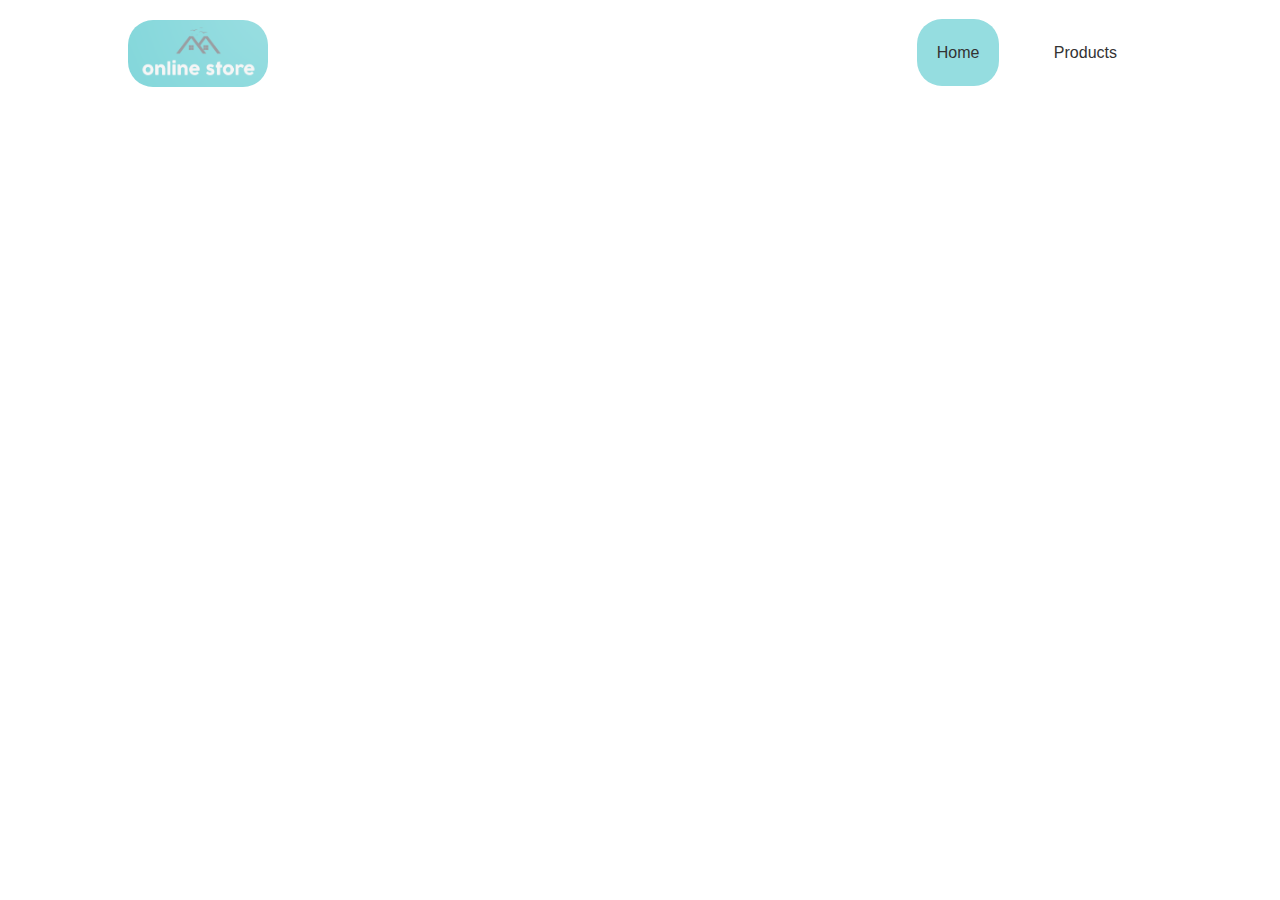
<file: Online Market/index.html>
<!DOCTYPE html>
<html lang="en">
<head>
    <meta charset="UTF-8">
    <meta name="viewport" content="width=device-width, initial-scale=1.0">
    <title>Document</title>
    <link rel="stylesheet" href="style.css">
</head>
<body>
    <div class="container">
        <nav>
            <img src="assets/images/logo.png" class="logo">
            <ul>
                <li><a href="" class="current-page">Home</a></li>
                <li><a href="products.html">Products</a></li>
            </ul>
            
        </nav>
        <div class="content">
            <h1 class="anim">This is online market</h1>
            <p class="anim">Buy items with crazy cost!!</p>
            <button class="cta anim" onclick="location.href='products.html'">
                <span class="hover-underline-animation">Shop now</span>
                <svg
                  id="arrow-horizontal"
                  xmlns="http://www.w3.org/2000/svg"
                  width="30"
                  height="10"
                  viewBox="0 0 46 16"
                >
                  <path
                    id="Path_10"
                    data-name="Path 10"
                    d="M8,0,6.545,1.455l5.506,5.506H-30V9.039H12.052L6.545,14.545,8,16l8-8Z"
                    transform="translate(30)"
                  ></path>
                </svg>
              </button>
              
        </div>
        <img src="assets/images/feature.jpg" class="feature-img anim">
    </div>
</body>
</html>
</file>
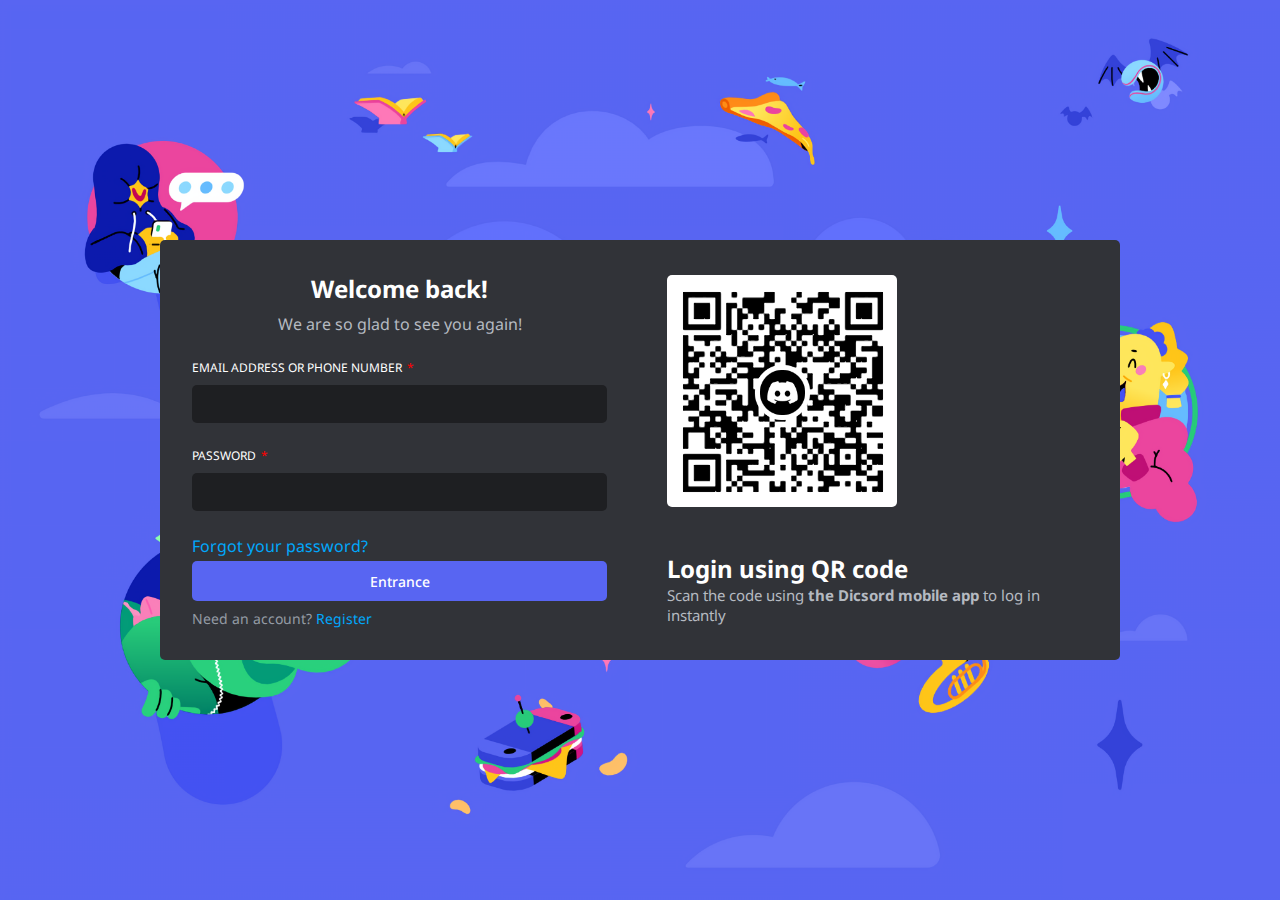
<file: Login(Telegram, Discord)/discord/index.html>
<!DOCTYPE html>
<html lang="en">
<head>
    <meta charset="UTF-8">
    <meta name="viewport" content="width=device-width, initial-scale=1.0">
    <title>Document</title>
    <link rel="stylesheet" href="style.css">
</head>
<body class="flex">
    <div class="container">
        <form action="">
            <div class="main-login">
                <div class="header-face">
                    <h3>Welcome back!</h3>
                    <p>We are so glad to see you again!</p>
                </div>
                <div class="login-face">
                    <div>
                        <label for="">EMAIL ADDRESS OR PHONE NUMBER</label>
                    </div>
                    <input type="email">
                </div>
                <div class="password-face">
                    <div>
                        <label for="">PASSWORD</label>
                    </div>
                        <input type="password">
                </div>
                <div class="password-wrapper">
                    <a href="">Forgot your password?</a>
                    <button>Entrance</button>
                </div>
                <div class="register-face">
                    <p>Need an account? <a href="">Register</a></p>
                </div>
            </div>
        </form>
        <div class="qr-login">
            <div class="qrcode-image">
					<img src="assets/images/Снимок экрана 2024-03-20 224330.png" alt="Qr Code" />
            </div>
            <div class="qrcode-desc">
                <h2>Login using QR code</h2>
                <p>Scan the code using <strong>the Dicsord mobile app</strong>
                to log in instantly
                </p>
            </div>
        </div>
    </div>
</body>
</html>
</file>
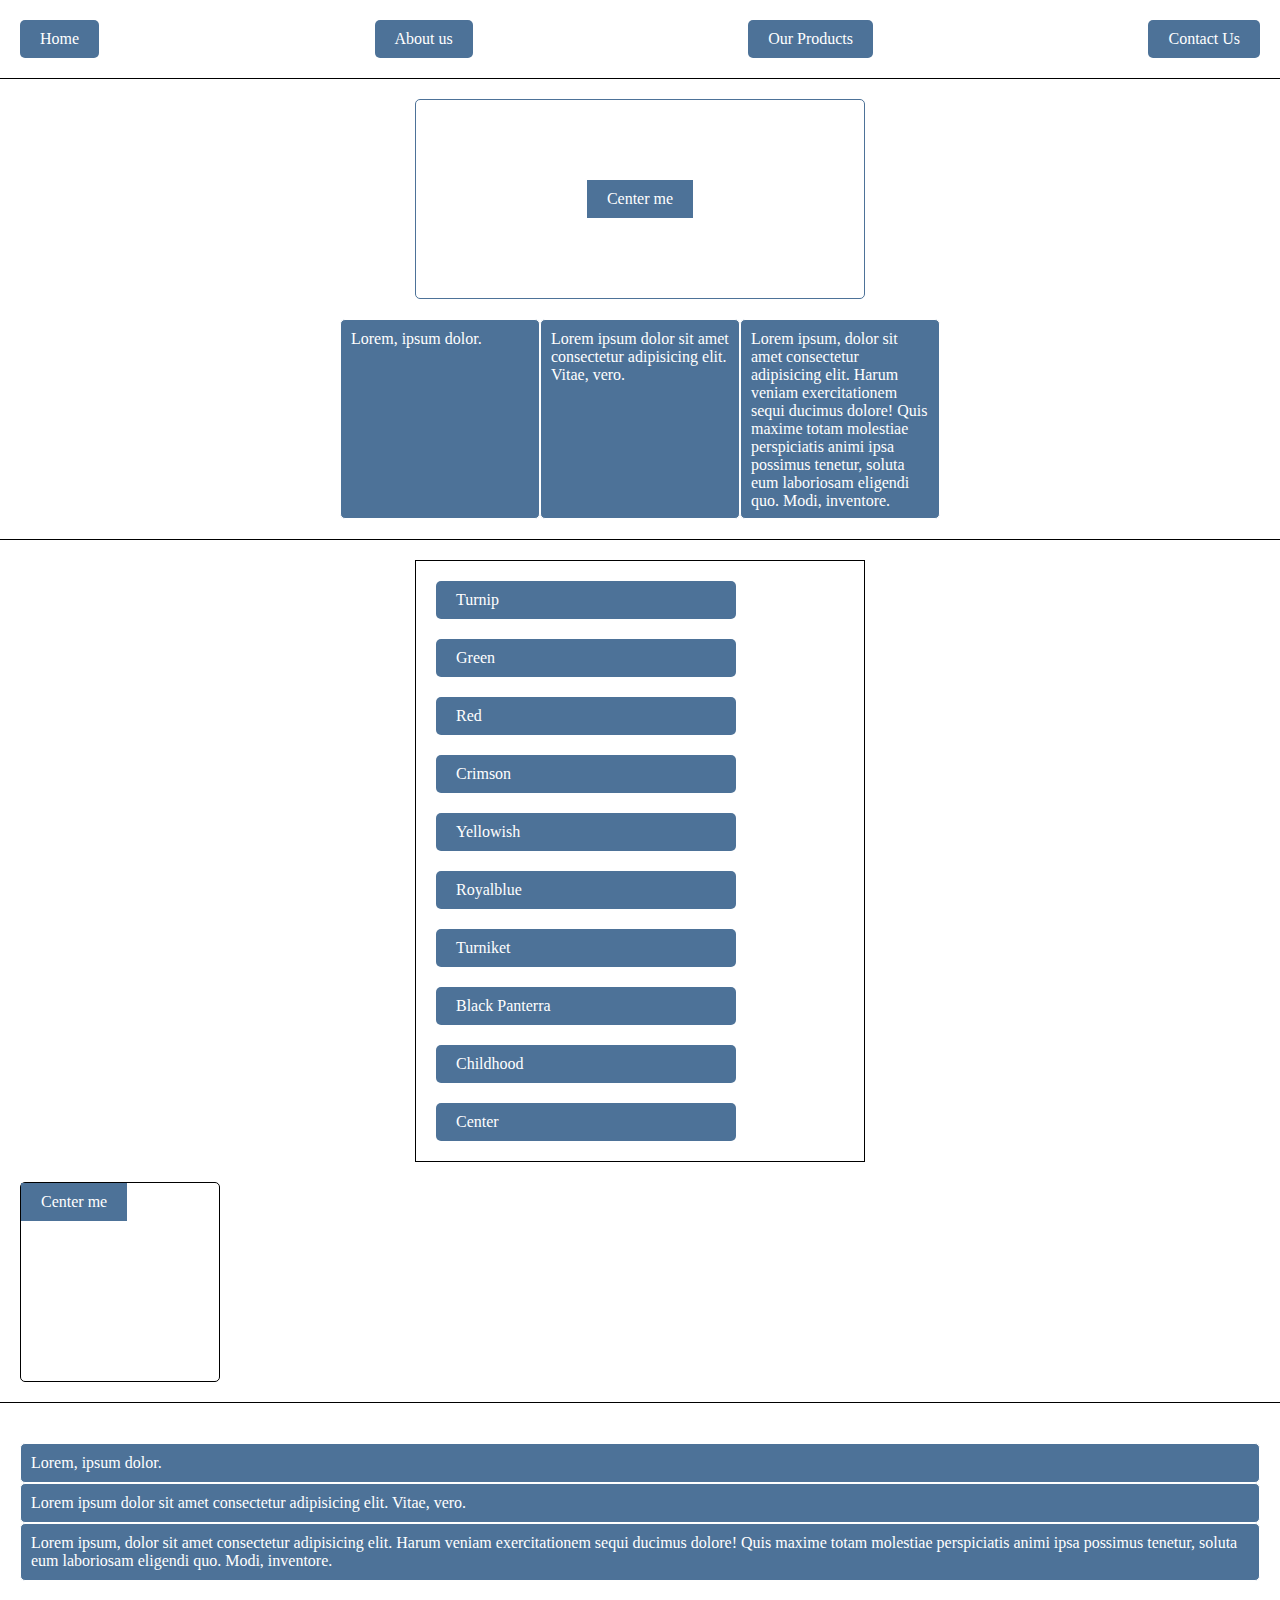
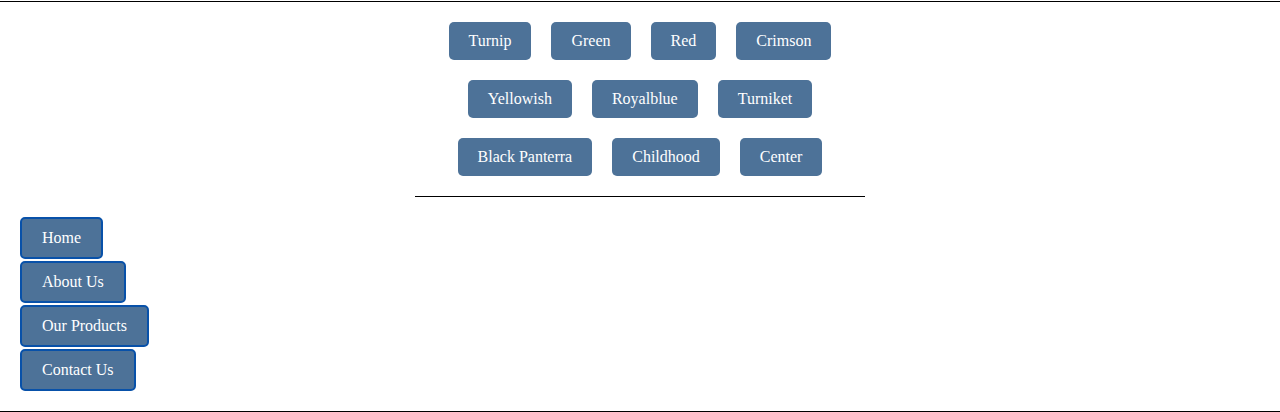
<file: Content-Tasks/Task.html>
<!DOCTYPE html>
<html lang="en">
<head>
    <meta charset="UTF-8">
    <meta name="viewport" content="width=device-width, initial-scale=1.0">
    <link rel="stylesheet" href="Task.css">
    <title>Document</title>
</head>
<body>
    <div class="t1">
        <a href="">Home</a>
        <a href="">About us</a>
        <a href="">Our Products</a>
        <a href="">Contact Us</a>
    </div>
    <div class="t2">
        <div class="box">Center me</div>
    </div>
    <div class="t3">
        <div class="box">Lorem, ipsum dolor.</div>
        <div class="box">
            Lorem ipsum dolor sit amet consectetur adipisicing elit. Vitae,
            vero.
        </div>
        <div class="box">
            Lorem ipsum, dolor sit amet consectetur adipisicing elit. Harum
            veniam exercitationem sequi ducimus dolore! Quis maxime totam
            molestiae perspiciatis animi ipsa possimus tenetur, soluta eum
            laboriosam eligendi quo. Modi, inventore.
        </div>
    </div>
    <div class="t4">
        <div class="box">Turnip</div>
        <div class="box">Green</div>
        <div class="box">Red</div>
        <div class="box">Crimson</div>
        <div class="box">Yellowish</div>
        <div class="box">Royalblue</div>
        <div class="box">Turniket</div>
        <div class="box">Black Panterra</div>
        <div class="box">Childhood</div>
        <div class="box">Center</div>
    </div>
    <div class="t5">
        <div class="box">
            <a href="">Center me</a>
        </div>
    </div>
    <div class="t6">
        <div class="box">Lorem, ipsum dolor.</div>
        <div class="box">
            Lorem ipsum dolor sit amet consectetur adipisicing elit. Vitae,
            vero.
        </div>
        <div class="box">
            Lorem ipsum, dolor sit amet consectetur adipisicing elit. Harum
            veniam exercitationem sequi ducimus dolore! Quis maxime totam
            molestiae perspiciatis animi ipsa possimus tenetur, soluta eum
            laboriosam eligendi quo. Modi, inventore.
        </div>
    </div>
    <div class="t7">
        <div class="box">Turnip</div>
        <div class="box">Green</div>
        <div class="box">Red</div>
        <div class="box">Crimson</div>
        <div class="box">Yellowish</div>
        <div class="box">Royalblue</div>
        <div class="box">Turniket</div>
        <div class="box">Black Panterra</div>
        <div class="box">Childhood</div>
        <div class="box">Center</div>
    </div>
    <div class="t8">
        <a href="#">Home</a>
        <a href="#">About Us</a>
        <a href="#">Our Products</a>
        <a href="#">Contact Us</a>
    </div>
</body>
</html>
</file>
<file: Online Market/style.css>
*{
    margin: 0;
    padding: 0;
    box-sizing: border-box;
}

body{
    font-family:'Gill Sans', 'Gill Sans MT', Calibri, 'Trebuchet MS', sans-serif;
}

.container{
    width: 100%;
    min-height: 100vh;
    padding: 10px 10%;
    overflow: hidden;
}

nav{
    padding: 10px 0;
    display: flex;
    align-items: center;
    justify-content: space-between;
}

.logo{
    border-radius: 25px;
    width: 140px;
    opacity: 0.5;
}

nav ul li{
    display: inline-block;
    list-style: none;
    margin: 10px 15px;
}

nav ul li a{
    text-decoration: none;
    color: #333;
    font-weight: 400;
    padding: 25px 20px;
}

nav ul li a:hover{
    background-color: #95DDE0;
    border-radius: 25px;
}

.current-page{
    background-color: #95DDE0;
    border-radius: 25px;
}

.content{
    margin-top: 10%;
    max-width: 600px;
}

.content h1{
    font-size: 70px;
    color: #222;
}

.content p{
    font-size: 27px;
    margin: 10px 0 30px;
    color: #333;
}

.cta {
    border: none;
    background: none;
    cursor: pointer;
  }
  
  .cta span {
    padding-bottom: 7px;
    letter-spacing: 4px;
    font-size: 14px;
    padding-right: 15px;
    text-transform: uppercase;
  }
  
  .cta svg {
    transform: translateX(-8px);
    transition: all 0.3s ease;
  }
  
  .cta:hover svg {
    transform: translateX(0);
  }
  
  .cta:active svg {
    transform: scale(0.9);
  }
  
  .hover-underline-animation {
    position: relative;
    color: black;
    padding-bottom: 20px;
  }
  
  .hover-underline-animation:after {
    content: "";
    position: absolute;
    width: 100%;
    transform: scaleX(0);
    height: 2px;
    bottom: 0;
    left: 0;
    background-color: #000000;
    transform-origin: bottom right;
    transition: transform 0.25s ease-out;
  }
  
  .cta:hover .hover-underline-animation:after {
    transform: scaleX(1);
    transform-origin: bottom left;
  }
  

.feature-img{
    width: 530px;
    position: absolute;
    bottom: 0;
    right: 10%;
}

.anim{
    opacity: 0;
    transform: translateX(30px);
    animation: moveup 1.0s linear forwards;
}
@keyframes moveup{
    100%{
        opacity: 1;
        transform: translateX(0px);
    }
}
</file>
<file: Login(Telegram, Discord)/discord/style.css>
@import url("https://fonts.googleapis.com/css?family=Noto+Sans:100,200,300,regular,500,600,700,800,900,100italic,200italic,300italic,italic,500italic,600italic,700italic,800italic,900italic");


* {
    margin: 0;
    padding: 0;
    box-sizing: border-box;
    font-family: 'Noto Sans', sans-serif;
}

body {
    background: url("assets/images/bg-image.png");
    background-repeat: no-repeat;
    background-size: cover;
    display: flex;
    justify-content: center;
    align-items: center;
    height: 100vh;
}

.flex {
    display: flex;
    align-items: center;
    justify-content: center;
}

a {
    text-decoration: none;
    color: #00a8fc;
}

label {
	font-size: 12px;
}

.container {
    background-color: #313338;
    display: flex;
    flex-direction: row;
    justify-content: space-between;
    align-items: center;
    padding: 32px;
    gap: 60px;
    color: white;
    border-radius: 5px;
    max-width: 960px;
    width: 100%;
}

.main-login, .qr-login {
    flex: 1;
}

@media screen and (max-width: 768px) {
    .container {
        flex-direction: column;
    }
}

.header-face {
    margin-bottom: 20px;
    text-align: center;
}

.header-face p {
    margin-top: 8px;
    color: #b5bac1;
}

input {
    background-color: #1e1f22;
    color: white;
    border: none;
    outline: none;
    width: 415px;
    padding: 10px;
    border-radius: 5px;
}

form .flex {
    flex-direction: column !important;
}

h3 {
    font-size: 24px;
}

.login-face, .password-face {
    margin-bottom: 20px;
    display: flex;
    flex-direction: column;
    gap: 8px;
}

.password-face label::after, .login-face label::after {
    content: "*";
    color: red;
    margin-left: 5px;
}

.register-face {
    display: flex;
    gap: 5px;
    color: #949ba4;
    font-size: 14px;
}

.qrcode-image {
    display: flex;
    position: relative;
    width: 230px;
    margin-bottom: 45px;
    padding: 8px;
    background-color: white;
    border-radius: 5px;
}

.password-wrapper {
    display: flex;
    flex-direction: column;
}

.password-wrapper a {
    margin: 4px 0
}

.password-wrapper button {
	margin: 0 0 8px 0;
	padding: 2px 16px;
	height: 40px;
	color: white;
	font-weight: 500;
	font-size: 14px;
	background-color: #5865f2;
	border: none;
	outline: none;
	border-radius: 5px;
}

.qrcode-desc p {
    color: #b5bac1;
	font-size: 15px;
}
</file>
<file: Content-Tasks/Task.css>
*{
    margin: 0;
    padding: 0;
    box-sizing: border-box;
}

a{
    text-decoration: none;
    color: white;
    padding: 10px 20px;
    display: inline-block;
    background-color: #4D7298;
    border-radius: 5px;
}

.t1{
    display: flex;
    align-items: center;
    justify-content: space-between;
    max-width: 1440px;
    margin: 0 auto;
    padding: 20px;
    border-bottom: 1px solid ;
}

.t2{
    display: flex;
    align-items: center;
    justify-content: center;
    max-width: 1440px;
    margin: 0 auto;
    padding: 20px;
    border-bottom: 1px solid ;
    margin-top: 20px;
	border: 1px solid #4D7298;
	width: 450px;
	height: 200px;
	border-radius: 5px;
}

.t2 .box{
    text-decoration: none;
	color: white;
	padding: 10px 20px;
	display: inline-block;
	background-color: #4D7298;
}

.t3{
    display: flex;
    justify-content: center;
    max-width: 1440px;
    margin: 0 auto;
    padding: 20px;
    border-bottom: 1px solid;
    align-items: start;
}

.t3 .box{
    width: 200px;
	border-radius: 5px;
	border: solid 1px;
	padding: 10px;
	background-color: #4D7298;
	color: white;
	height: 200px;
}

.t4{
    max-width: 1440px;
    margin: 0 auto;
    padding: 20px;
    border-bottom: 1px solid ;
    display: flex;
    justify-content: center;
    margin-top: 20px;
	flex-direction: column;
	align-items: flex-start;
	border: solid 1px;
    width: 450px;
	flex-wrap: wrap;
	gap: 20px;
}

.t4 .box{
    width: 300px;
    text-decoration: none;
	color: white;
	padding: 10px 20px;
	display: inline-block;
	background-color: #4D7298;
	border-radius: 5px;
}

.t5{
    max-width: 1440px;
    margin: 0 auto;
    padding: 20px;
    border-bottom: 1px solid ;
}

.t5 .box {
	border-radius: 5px;
	width: 200px;
	height: 200px;
	border: solid 1px;
}

.t5 a {
	border-radius: 0;
}

.t6{
    max-width: 1440px;
    padding: 20px;
    border-bottom: 1px solid;
    display: flex;
    justify-content: center;
    align-items: start;
    margin-top: 20px;
    flex-direction: column;
}

.t6 .box{
	border-radius: 5px;
	border: solid 1px;
	padding: 10px;
	background-color: #4D7298;
	color: white;
	height: auto;
    width: 100%;
}

.t7{
    max-width: 1440px;
    margin: 0 auto;
    padding: 20px;
    border-bottom: 1px solid ;
    display: flex;
    align-items: center;
    justify-content: center;
    width: 450px;
	flex-wrap: wrap;
	gap: 20px;
}

.t7 .box{
    text-decoration: none;
	color: white;
	padding: 10px 20px;
	display: inline-block;
	background-color: #4D7298;
	border-radius: 5px;
}

.t8{
    max-width: 1440px;
    margin: 0 auto;
    padding: 20px;
    border-bottom: 1px solid ;
    display: flex;
    flex-direction: column;
	align-items: flex-start;
	gap: 2px;
}

.t8 a{
    border: solid 2px rgb(8, 81, 169);
}
</file>
